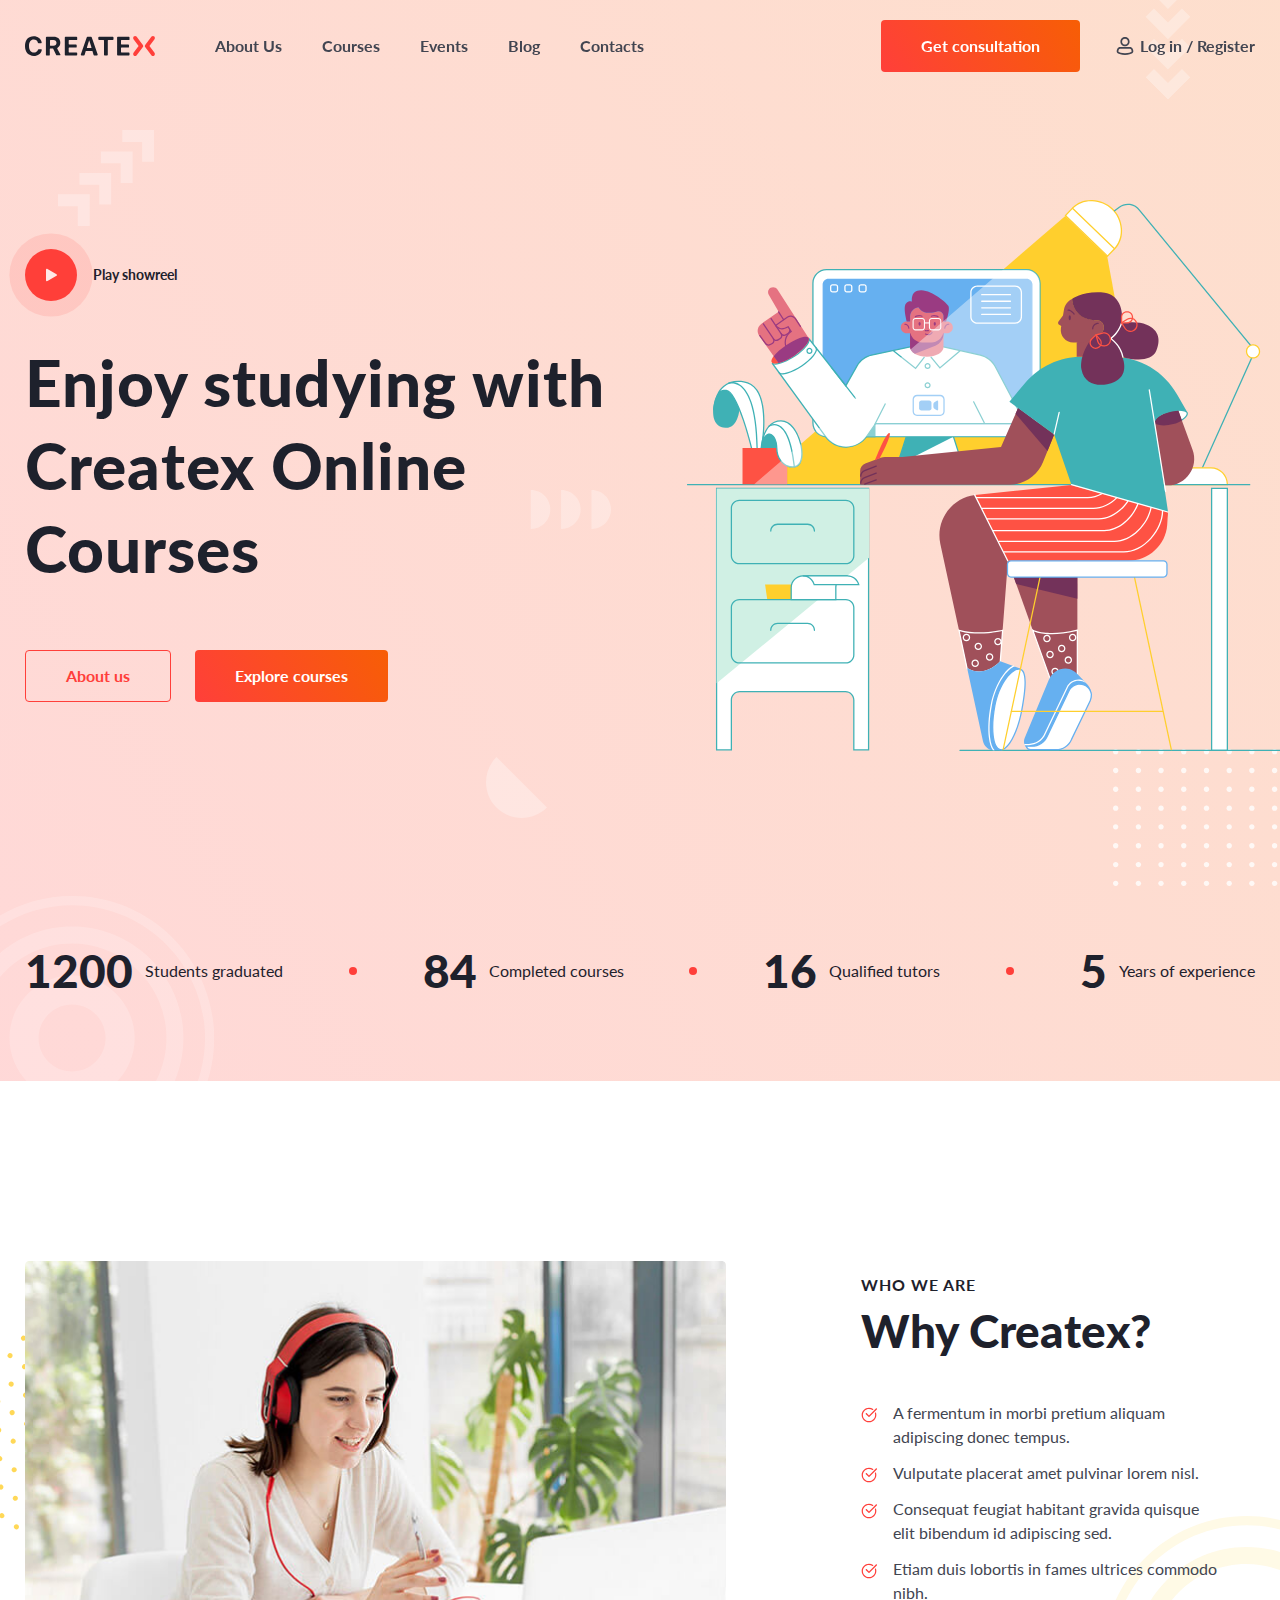
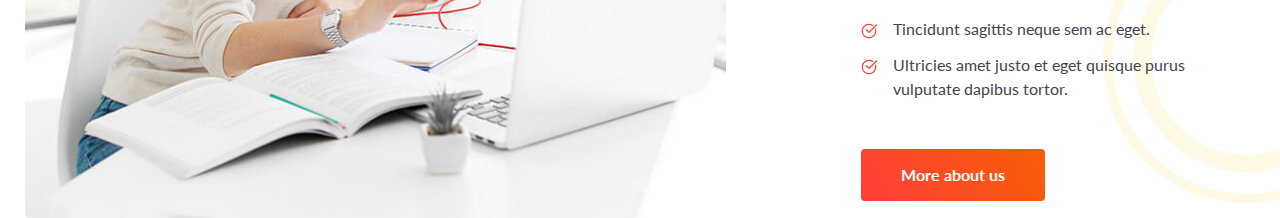
<file: index.html>
<!DOCTYPE html>
<html lang="en">
<head>
	<meta charset="UTF-8">
	<meta http-equiv="X-UA-Compatible" content="IE=edge">
	<meta name="viewport" content="width=device-width, initial-scale=1.0">
	<link rel="stylesheet" href="css/reset.css">
	<link rel="stylesheet" href="css/common.css">
	<link rel="stylesheet" href="css/style.css">
	<title>Lesson_15</title>
</head>
<body>
	<div class="wrapper">
		<header class="header">
			<div class="header__container">
				<a href="" class="header__logo">
					<img src="img/icon/logo.svg" alt="Logo">
				</a>
				<nav class="header__menu menu">
					<ul class="menu__list">
						<li class="menu__item">
							<a href="" class="menu__link">About Us</a>
						</li>
						<li class="menu__item">
							<a href="" class="menu__link">Courses</a>
						</li>
						<li class="menu__item">
							<a href="" class="menu__link">Events</a>
						</li>
						<li class="menu__item">
							<a href="" class="menu__link">Blog</a>
						</li>
						<li class="menu__item">
							<a href="" class="menu__link">Contacts</a>
						</li>
					</ul>
				</nav>
				<div class="header__actions actions-header">
					<a href="" class="actions-header__button button"><span>Get consultation</span></a>
					<a href="" class="actions-header__auth"><span>Log in / Register</span></a>
				</div>
			</div>
			
		</header>
		<main class="page">
			<section class="page__main main-block">
				<div class="main-block__container">
					<div class="main-block__body body-main">
							<div class="body-main__content">
								<a href="" class="body-main__play">Play showreel</a>
								<h1 class="body-main__title">Enjoy studying with Createx Online Courses</h1>
								<div class="body-main__actions">
									<a href="" class="body-main__button button button--border"><span>About us</span></a>
									<a href="" class="body-main__button button"><span>Explore courses</span></a>
								</div>
							</div>
							<div class="body-main__media">
								<img class="body-main__image" src="img/illustration.svg" alt="illustration">
							</div>
					</div>
					<div class="main-block__advantages advantages-main">
						<div class="advantages-main__item item-advantages">
							<div class="item-advantages__value">1200</div>
							<div class="item-advantages__text">Students graduated</div>
						</div>
						<div class="advantages-main__circle"></div>
						<div class="advantages-main__item item-advantages">
							<div class="item-advantages__value">84</div>
							<div class="item-advantages__text">Completed courses</div>
						</div>
						<div class="advantages-main__circle"></div>
						<div class="advantages-main__item item-advantages">
							<div class="item-advantages__value">16</div>
							<div class="item-advantages__text">Qualified tutors</div>
						</div>
						<div class="advantages-main__circle"></div>
						<div class="advantages-main__item item-advantages">
							<div class="item-advantages__value">5</div>
							<div class="item-advantages__text">Years of experience</div>
						</div>
					</div>
				</div>
				<div class="main-block__decor decor-main">
					<div class="decor-main__item decor-main__item--1"></div>
					<div class="decor-main__item decor-main__item--2"></div>
					<div class="decor-main__item decor-main__item--3"></div>
					<div class="decor-main__item decor-main__item--4"></div>
					<div class="decor-main__item decor-main__item--5"></div>
					<div class="decor-main__item decor-main__item--6"></div>
				</div>
			</section>
			<section class="we-are">
				<div class="we-are__container">
					<div class="we-are__body body-we-are">
						<div class="body-we-are__media">
							<img src="img/girl.jpg" alt="girl" class="body-we-are__image">
						</div>
						<div class="body-we-are__content">
							<div class="body-we-are__subtitle">Who we are</div>
							<h2 class="body-we-are__title">
								Why Createx?
							</h2>
							<ul class="body-we-are__list">
								<li class="body-we-are__item">
									A fermentum in morbi pretium aliquam adipiscing donec tempus.
								</li>
								<li class="body-we-are__item">
									Vulputate placerat amet pulvinar lorem nisl.
								</li>
								<li class="body-we-are__item">
									Consequat feugiat habitant gravida quisque elit bibendum id adipiscing sed.
								</li>
								<li class="body-we-are__item">
									Etiam duis lobortis in fames ultrices commodo nibh.
								</li>
								<li class="body-we-are__item">
									Tincidunt sagittis neque sem ac eget.
								</li>
								<li class="body-we-are__item">
									Ultricies amet justo et eget quisque purus vulputate dapibus tortor.
								</li>
							</ul>
							<a href="" class="body-we-are__action button">More about us</a>
						</div>
					</div>
				</div>
				<div class="body-we-are__decor decor-we-are">
					<div class="decor-we-are__item decor-we-are__item--1"></div>
					<div class="decor-we-are__item decor-we-are__item--2"></div>
				</div>
			</section>
		</main>
		<footer class="footer"></footer>
	</div>
</body>
</html>
</file>
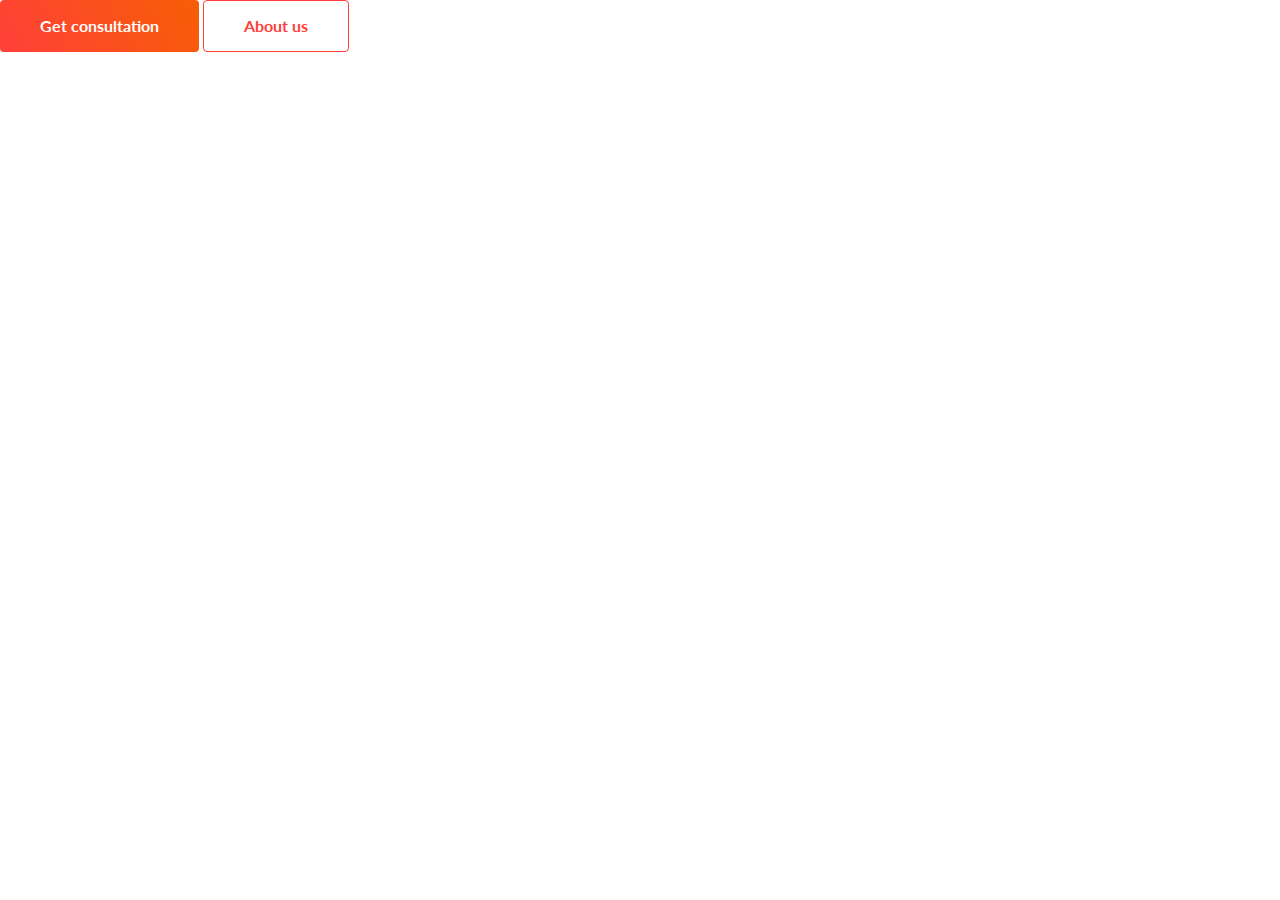
<file: _common.html>
<!DOCTYPE html>
<html lang="en">
<head>
	<meta charset="UTF-8">
	<meta http-equiv="X-UA-Compatible" content="IE=edge">
	<meta name="viewport" content="width=device-width, initial-scale=1.0">
	<link rel="stylesheet" href="css/reset.css">
	<link rel="stylesheet" href="css/common.css">
	<link rel="stylesheet" href="css/style.css">
	<title>Lesson_15</title>
</head>
<body>
	<div class="wrapper">
		<header class="header"></header>
		<main class="page">
			<!--кнопка-->
			<a href="" class="button"><span>Get consultation</span></a>
			<div class="button button--border"><span>About us</span></div>
		</main>
		<footer class="footer"></footer>
	</div>
</body>
</html>
</file>
<file: css/common.css>
/* кнопка */
.button{
	background: linear-gradient(55.95deg, #FF3F3A 0%, #F75E05 100%);
	border-radius: 4px;
	display: inline-block;
	font-weight: 700;
	line-height: 1.25;
	position: relative;
	color: #FFFFFF;
	padding: 16px 40px;
}
.button span{
	position: relative;
	z-index: 2;
}
.button::before{
	content: "";
	position: absolute;
	width: 100%;
	height: 100%;
	top: 0;
	left: 0;
	border-radius: 4px;
	transition: opacity 0.3s ease 0s;
	opacity: 0;
	background: linear-gradient(55.95deg, #cb312b 0%, #cd4e05 100%);
}
.button:hover:before{
	opacity: 1;
}
/* ============================ */
/* кнопка border*/
.button--border{
	background: transparent;
	position: relative;
	border: 1px solid #FF3F3A;
	color: #FF3F3A;
	transition: all 0.3s ease 0s;
	padding: 15px 40px;
}
.button--border:hover{
	color: #fff;
	border: 1px solid #FF3F3A;
	background-color: #FF3F3A;
}
/* ============================ */
</file>
<file: css/style.css>
@import url('https://fonts.googleapis.com/css?family=Lato:regular,700,900&display=swap');

body{
	font-family: 'Lato';
	color: #424551;
}

.wrapper{
	overflow: hidden;
	min-height: 100%;
	position: relative;

	display: flex;
	flex-direction: column;
}
.wrapper > main{
	flex-grow: 1;
}
/* ============================ */

[class*="__container"]{
	max-width: 1260px;
	margin: 0 auto;
	padding-left: 15px;
	padding-right: 15px;
}
/* ============================ */
.page{}
.page__main {}
/* ============================ */
.header {
	position: fixed;
	top: 0;
	left: 0;
	width: 100%;
	padding: 20px 0px;
	z-index: 50;
}
.header__container {
	display: flex;
	align-items: center;
	gap: 60px;
}
.header__logo {}
.header__menu {
	flex-grow: 1;
}
.header__actions {}

.menu {}
.menu__list {
	display: flex;
	flex-wrap: wrap;
	column-gap: 40px;
	row-gap: 5px;
	gap: 40px;
}
.menu__item {}
.menu__link {
	font-weight: 700;
}
.menu__link:hover {
	text-decoration: underline;
}


.actions-header {
	flex-shrink: 0;
	display: flex;
	flex-wrap: wrap;
	align-items: center;
	gap: 36px;
}
.actions-header__button {}
.actions-header__auth {
	background: url('../img/icon/auth.svg') left no-repeat;
	padding-left: 24px;
	line-height: 1.25;
	font-weight: 700;
}
.actions-header__auth:hover span{
	text-decoration: underline;
}
/* ============================ */
.main-block {
	padding: 200px 0px 80px 0px;
	background: linear-gradient(55.95deg, rgb(255, 63, 58, 0.2) 0%, rgb(247, 94, 5, 0.2) 100%);
	position: relative;
}
.main-block__container {
	position: relative;
	z-index: 2;
}
.main-block__body {
	margin-bottom: 190px;
}
.main-block__advantages {}
.main-block__decor {}

.body-main {
	display: flex;
}
.body-main__play {
	font-size: 14px;
	color: #1E212C;
	font-weight: 700;
	display: inline-flex;
	align-items: center;
	gap: 16px;
	position: relative;
}
.body-main__play:not(:last-child){
	margin-bottom: 40px;
}
.body-main__play::before {
	content: '';
	flex: 0 0 52px;
	width: 52px;
	height: 52px;
	border-radius: 50%;
	background: #FF3F3A url('../img/icon/play.svg') center no-repeat;
	transition: 0.3s background-color ease 0s;
}
.body-main__play::after {
	content: '';
	position: absolute;
	left: 0;
	top: 0;
	width: 52px;
	height: 52px;
	border-radius: 50%;
	background: #FF3F3A;
	opacity: 0.12;
	transform: scale(1.6);
	animation: play-circle 1s infinite ease alternate;
}
.body-main__play:hover::after {
	animation-play-state: paused;
}
.body-main__play:hover::before {
	background-color: #d4352f;
}
@keyframes play-circle{
	0%{
		transform: scale(1.6);
	}
	100%
	{
		transform: scale(1.8);
		opacity: 0.05;
	}
}
.body-main__title{
	font-weight: 900;
	font-size: 64px;
	line-height: 130%;
	color: #1E212C;
	letter-spacing: 1px;
}
.body-main__title:not(:last-child){
	margin-bottom: 60px;
}
.body-main__actions {
	display: flex;
	align-items: center;
	gap: 24px;
}
.body-main__actions:not(:last-child){
	margin-bottom: 40px;
}
.body-main__button {}
.body-main__media {
	flex: 0 1 50%;
}
.body-main__image {
	max-width: 107.8%;
	transform: translate(7.8%, 0px);
	flex-basis: 602px;
}
.body-main__content {
	align-self: center;
	padding-right: 25px;
	flex: 0 1 50%;
}

.advantages-main {
	display: flex;
	justify-content: space-between;
	gap: 20px;
	align-items: center;
}
.advantages-main__item {}
.advantages-main__circle{
	flex: 0 0 8px;
	height: 8px;
	background: #FF3F3A;
	border-radius: 50%;
}
.item-advantages {
	display: flex;
	align-items: center;
	gap: 12px;
	color: #1E212C;
}
.item-advantages__value {
	font-weight: 900;
	font-size: 46px;
	line-height: 130%;
}
.item-advantages__text {
	line-height: 1.5;
}

.decor-main {
	position: absolute;
	width: 100%;
	height: 100%;
	left: 0;
	top: 0;
}
.decor-main__item {
	position: absolute;
}
.decor-main__item--1 {
	background: url('../img/decor/01.svg') 0 0 no-repeat;
	width: 96px;
	height: 96px;
	top: 12%;
	left: 4.5%;
}
.decor-main__item--2 {
	background: url('../img/decor/02.svg') 0 0 no-repeat;
	width: 284px;
	height: 284px;
	bottom: -9.2%;
	left: -5.5%;
}
.decor-main__item--3 {
	background: url('../img/decor/03.svg') 0 0 no-repeat;
	width: 61px;
	height: 61px;
	top: 70%;
	left: 38%;
}
.decor-main__item--4 {
	background: url('../img/decor/04.svg') 0 0 no-repeat;
	width: 88px;
	height: 47px;
	top: 45%;
	left: 41%;
}
.decor-main__item--5 {
	background: url('../img/decor/01.svg') 0 0 no-repeat;
	width: 96px;
	height: 96px;
	top: -1.5%;
	right: 5%;
	transform: rotate(135deg);
}
.decor-main__item--6 {
	background: url('../img/decor/05.svg') 0 0 no-repeat;
	width: 187px;
	height: 137px;
	bottom: 18%;
	right: -1.6%;
}
/* ============================ */
.we-are {
	padding-top: 180px;
	position: relative;
}
.we-are__container {
	position: relative;
	z-index: 2;
}
.we-are__body {
	display: flex;
	gap: 135px;
	
}

.body-we-are__media {
	flex: 1 0 57%;
	
}
.body-we-are__image {
	border-radius: 4px;
	flex-basis: 705px;
	max-width: 100%;
	
}
.body-we-are__content {
	align-self: center;
	flex: 0 1 43%;

}
.body-we-are__subtitle{
	font-weight: 700;
	letter-spacing: 1px;
	text-transform: uppercase;
	color: #1E212C;
}
.body-we-are__subtitle:not(:last-child){
	margin-bottom: 8px;
}
.body-we-are__title {
	font-weight: 900;
	font-size: 46px;
	line-height: 130%;
	color: #1E212C;
}
.body-we-are__title:not(:last-child){
	margin-bottom: 40px;
}
.body-we-are__list {
	margin-bottom: 48px;
}
.body-we-are__item {
	
}
.body-we-are__item {
	padding-left: 32px;
	min-height: 20px;
	background: url('../img/icon/check.svg') 0 6px no-repeat;
	padding-right: 32px;
	line-height: 1.5;
}
.body-we-are__item:not(:last-child) {
	margin-bottom: 12px;
}
.body-we-are__action {
}

.body-we-are__decor {	
}
.decor-we-are {
	position: absolute;
	width: 100%;
	height: 100%;
	left: 0;
	top: 0;
}
.decor-we-are__item {
	position: absolute;
}
.decor-we-are__item--1 {
	background: url('../img/icon/who01.svg') 0 0 no-repeat;
	width: 225px;
	height: 216px;
	top: 32%;
	left: -5.8%;
}
.decor-we-are__item--2 {
	background: url('../img/icon/who02.svg') 0 0 no-repeat;
	width: 287px;
	height: 287px;
	top: 59%;
	right: -8.6%;
}
</file>
